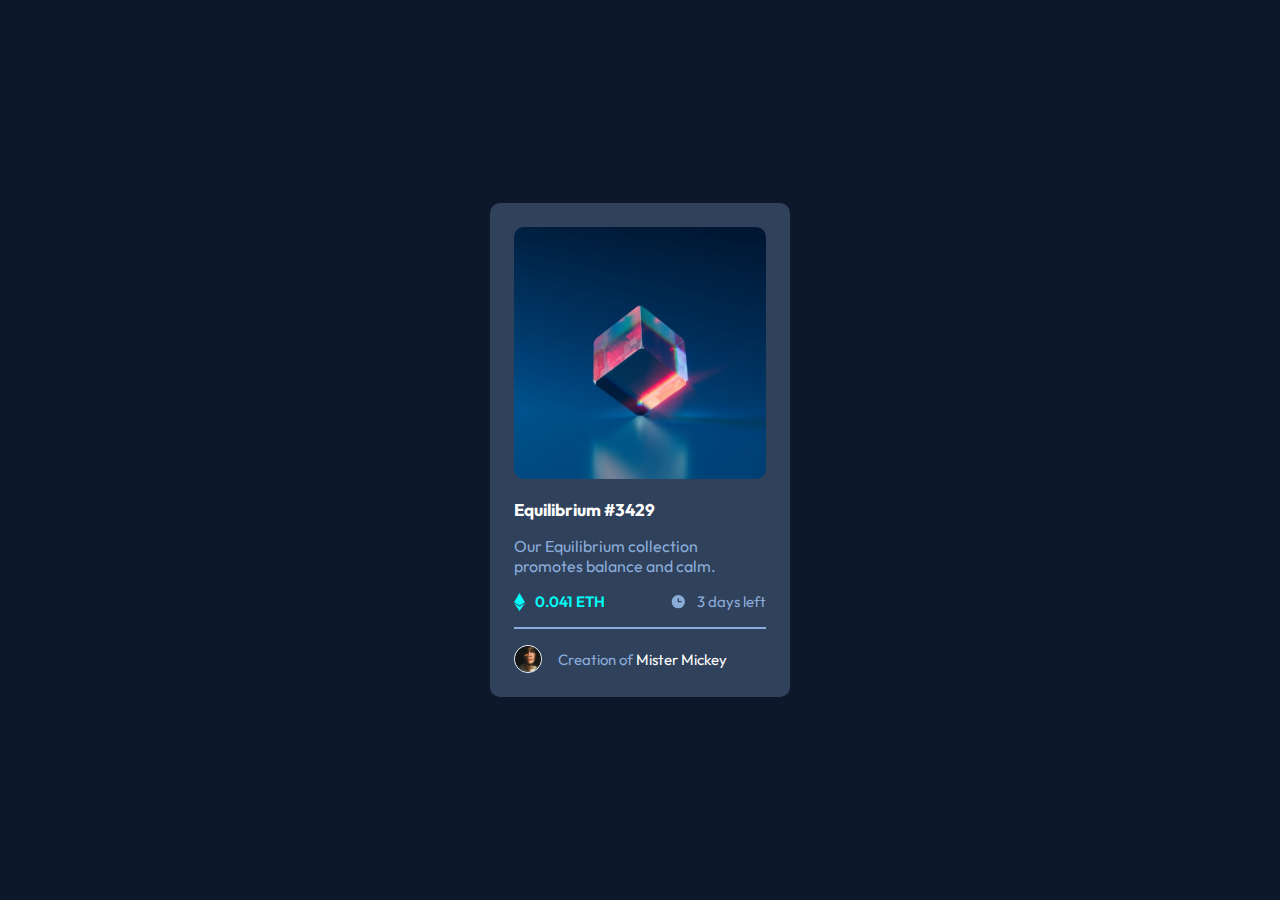
<file: Frontend-Projects/NFTCardComponent/index.html>
<!DOCTYPE html>
<html lang="en">
<head>
  <meta charset="UTF-8">
  <meta name="viewport" content="width=device-width, initial-scale=1.0">  
  <title>NFT preview card component</title>
  <link rel="stylesheet" href="styles.css">
</head>

<body>
  <main>
    <div class="container">
      <figure class="equilibrium">
        <img class="equilibrium" src="images/image-equilibrium.jpg" alt="">
        <figcaption><img src="images/icon-view.svg" alt=""></figcaption>
      </figure>
      <h1>Equilibrium #3429</h1>
      <p class="equilibrium">Our Equilibrium collection promotes balance and calm.</p>
      <div class="ether">
        <div class="price">
          <img src="images/icon-ethereum.svg" alt="etherium-icon">
          <span>0.041 ETH</span>
        </div>
        <div class="days">
          <img src="images/icon-clock.svg" alt="clock-icon">
          <span>3 days left</span>
        </div>
      </div>
      <hr>
      <div class="end">
          <img src="images/image-avatar.png" alt="avatar">
          <p>Creation of <span>Mister Mickey</span></p>
      </div>
    </div>
  </main>
  <footer>
  </footer>
</body>
</html>
</file>
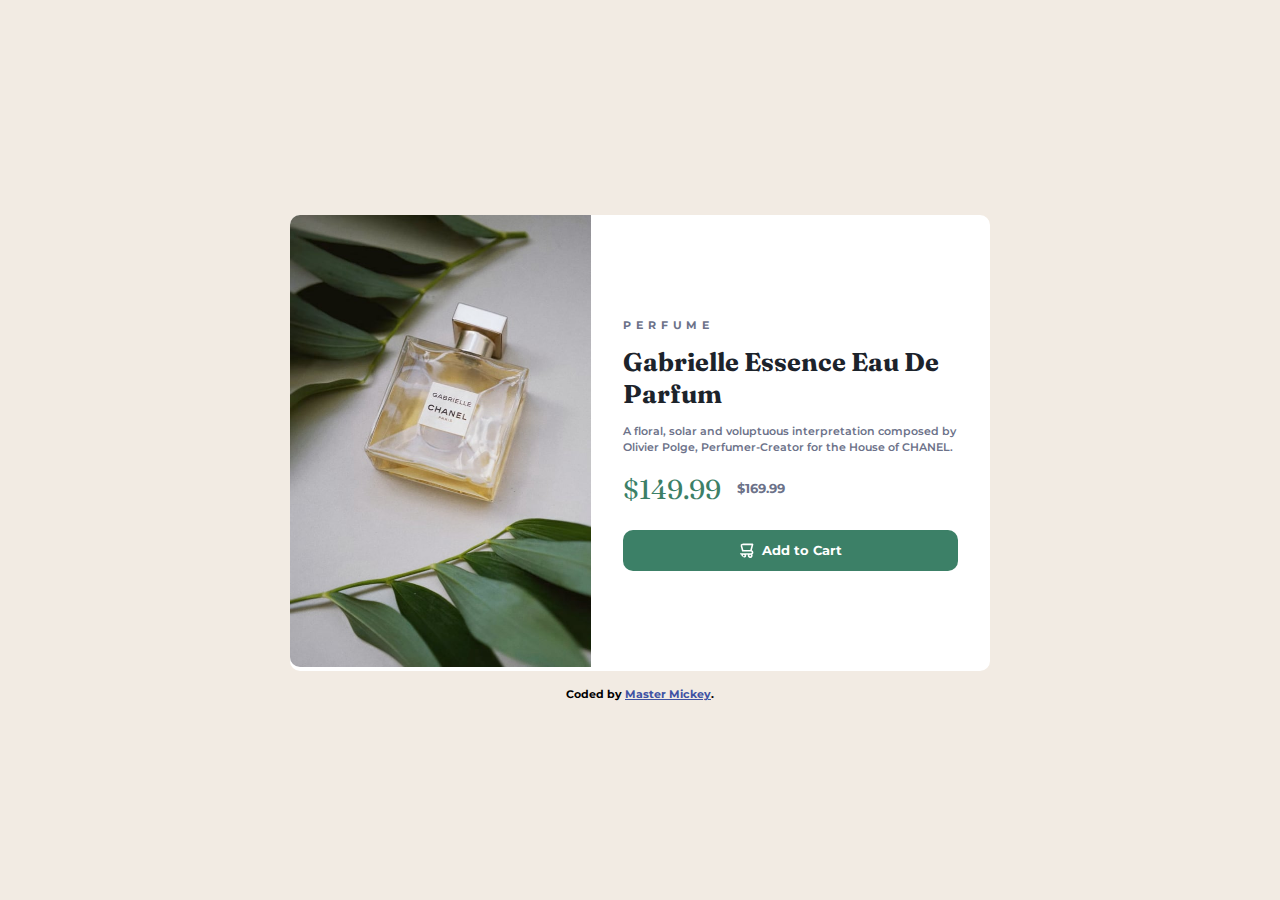
<file: Frontend-Projects/ProductPreviewComponent/index.html>
<!DOCTYPE html>
<html lang="en">

<head>
  <meta charset="UTF-8">
  <meta name="viewport" content="width=device-width, initial-scale=1.0">
  <!-- displays site properly based on user's device -->


  <title>Product preview card component</title>
  <link rel="stylesheet" href="styles.css">
  
  <!-- Feel free to remove these styles or customise in your own stylesheet -->
  <style>
    .attribution {
      font-size: 11px;
      text-align: center;
    }

    .attribution a {
      color: hsl(228, 45%, 44%);
    }
  </style>
</head>

<body>
  <main>
    <div class="container">
      <div class="image">
        <picture>
          <source media="(min-width:700px)" class="desktopImage" srcset="images/image-product-desktop.jpg">
          <img src="images/image-product-mobile.jpg" alt="">
        </picture>
      </div>
      <div class="text">
        <span class="perfume">PERFUME</span>
        <h1>
          Gabrielle Essence Eau De Parfum
        </h1>
        <p>
          A floral, solar and voluptuous interpretation composed by Olivier Polge,
          Perfumer-Creator for the House of CHANEL.
        </p>
        <div class="price">
          <span class="price">$149.99</span>
          <span class="smallPrice">$169.99</span>
        </div>
        <button>
          <img class="cart" src="images/icon-cart.svg" alt="">
          Add to Cart
        </button>
      </div>
    </div>
  </main>
  
  <footer>
    <div class="attribution">
      Coded by <a href="https://app.netlify.com/teams/mistermickey">Master Mickey</a>.
    </div>
  </footer>
  
</body>

</html>
</file>
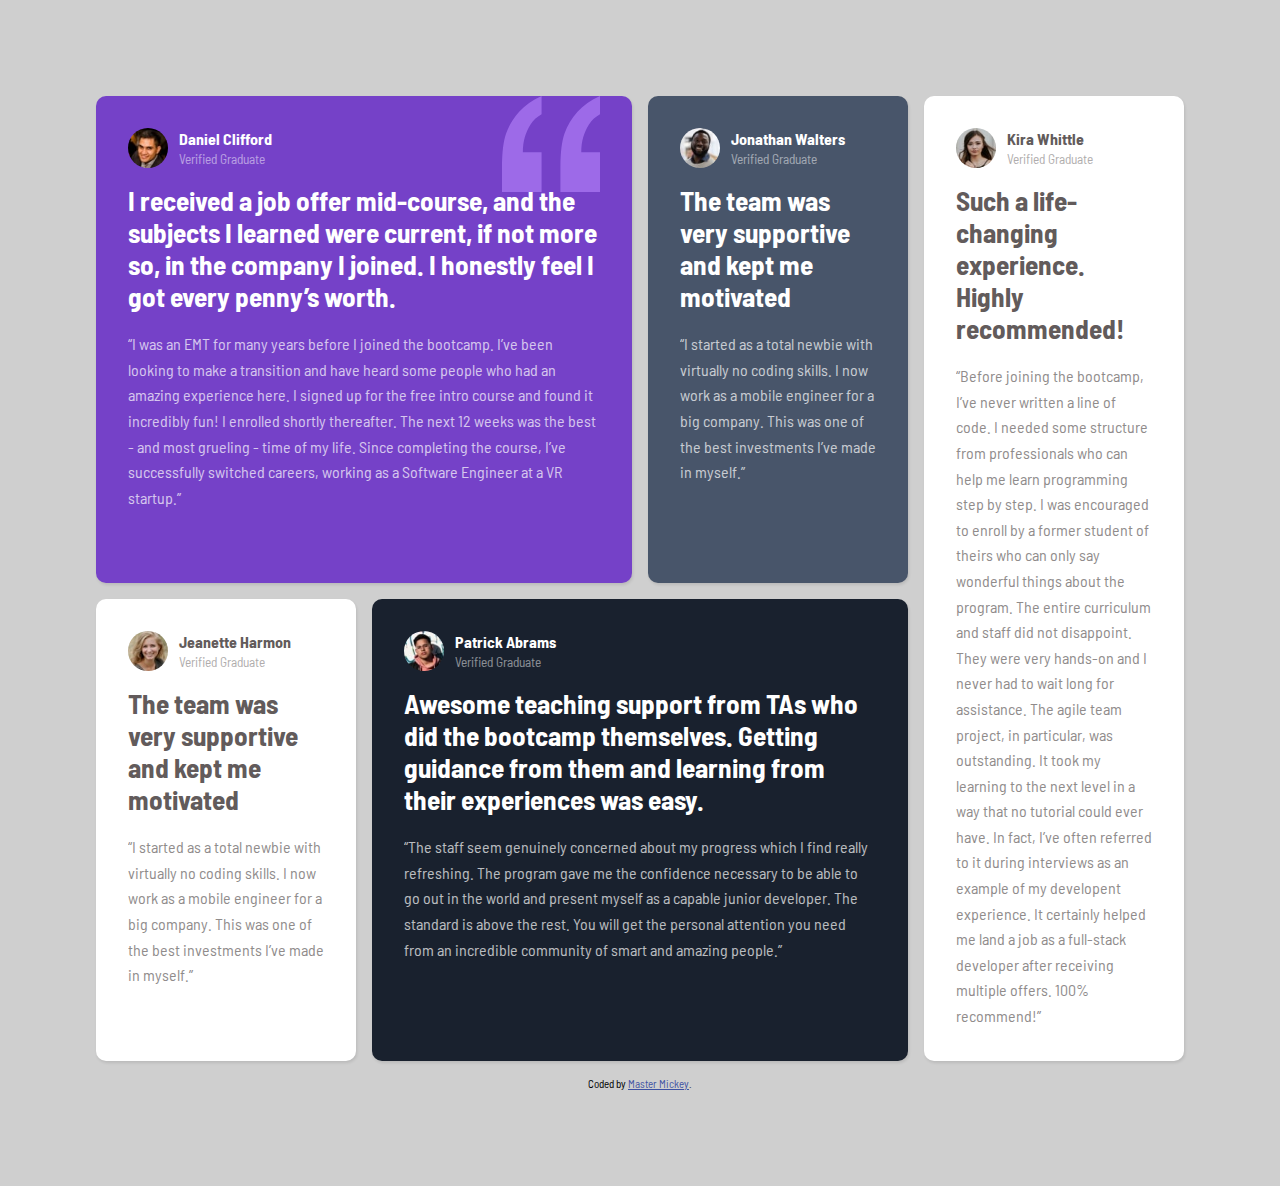
<file: Frontend-Projects/TestimonialGridSection/index.html>
<!DOCTYPE html>
<html lang="en">

<head>
  <meta charset="UTF-8">
  <meta name="viewport" content="width=device-width, initial-scale=1.0">
  <!-- displays site properly based on user's device -->
  <title>Testimonial Grid Section</title>
  <link rel="stylesheet" href="styles.css">
</head>

<body>
  <div class="container">

    <div class="card violet">
      <img class="quote" src="images/bg-pattern-quotation.svg" alt="">
      <div class="image">
        <img src="images/image-daniel.jpg" alt="Photo">
        <div>
          <h4>Daniel Clifford</h4>
          <small>Verified Graduate</small>
        </div>
      </div>
      <h3>I received a job offer mid-course, and the subjects I learned were current, if not more so,
        in the company I joined. I honestly feel I got every penny’s worth.</h3>
      <q>I was an EMT for many years before I joined the bootcamp. I’ve been looking to make a
        transition and have heard some people who had an amazing experience here. I signed up
        for the free intro course and found it incredibly fun! I enrolled shortly thereafter.
        The next 12 weeks was the best - and most grueling - time of my life. Since completing
        the course, I’ve successfully switched careers, working as a Software Engineer at a VR startup.</q>
    </div>


    <div class="card blue">
      <div class="image">
        <img src="images/image-jonathan.jpg" alt="Photo">
        <div>
          <h4>Jonathan Walters</h4>
          <small>Verified Graduate</small>
        </div>
      </div>
      <h3>The team was very supportive and kept me motivated</h3>
      <q>I started as a total newbie with virtually no coding skills. I now work as a mobile engineer
        for a big company. This was one of the best investments I’ve made in myself.</q>
    </div>


    <div class="card white">
      <div class="image">
        <img src="images/image-jeanette.jpg" alt="Photo">
        <div>
          <h4>Jeanette Harmon</h4>
          <small>Verified Graduate</small>
        </div>
      </div>
      <h3>The team was very supportive and kept me motivated</h3>
      <q>I started as a total newbie with virtually no coding skills. I now work as a mobile engineer
        for a big company. This was one of the best investments I’ve made in myself.</q>
    </div>

    <div class="card blackish-blue">
      <div class="image">
        <img src="images/image-patrick.jpg" alt="Photo">
        <div>
          <h4>Patrick Abrams</h4>
          <small>Verified Graduate</small>
        </div>
      </div>
      <h3>Awesome teaching support from TAs who did the bootcamp themselves. Getting guidance from them and
        learning from their experiences was easy.</h3>
      <q>The staff seem genuinely concerned about my progress which I find really refreshing. The program
        gave me the confidence necessary to be able to go out in the world and present myself as a capable
        junior developer. The standard is above the rest. You will get the personal attention you need from
        an incredible community of smart and amazing people.</q>
    </div>


    <div class="card white last">
      <div class="image">
        <img src="images/image-kira.jpg" alt="Photo">
        <div>
          <h4>Kira Whittle</h4>
          <small>Verified Graduate</small>
        </div>
      </div>
      <h3>Such a life-changing experience. Highly recommended!</h3>
      <q>Before joining the bootcamp, I’ve never written a line of code. I needed some structure from
        professionals who can help me learn programming step by step. I was encouraged to enroll by a former
        student of theirs who can only say wonderful things about the program. The entire curriculum and staff
        did not disappoint. They were very hands-on and I never had to wait long for assistance. The agile team
        project, in particular, was outstanding. It took my learning to the next level in a way that no tutorial
        could ever have. In fact, I’ve often referred to it during interviews as an example of my developent
        experience. It certainly helped me land a job as a full-stack developer after receiving multiple offers.
        100% recommend!</q>
    </div>
  </div>
  <div class="attribution">
    Coded by <a href="https://github.com/MisterMickey">Master Mickey</a>.
  </div>
  </div>
</body>

</html>
</file>
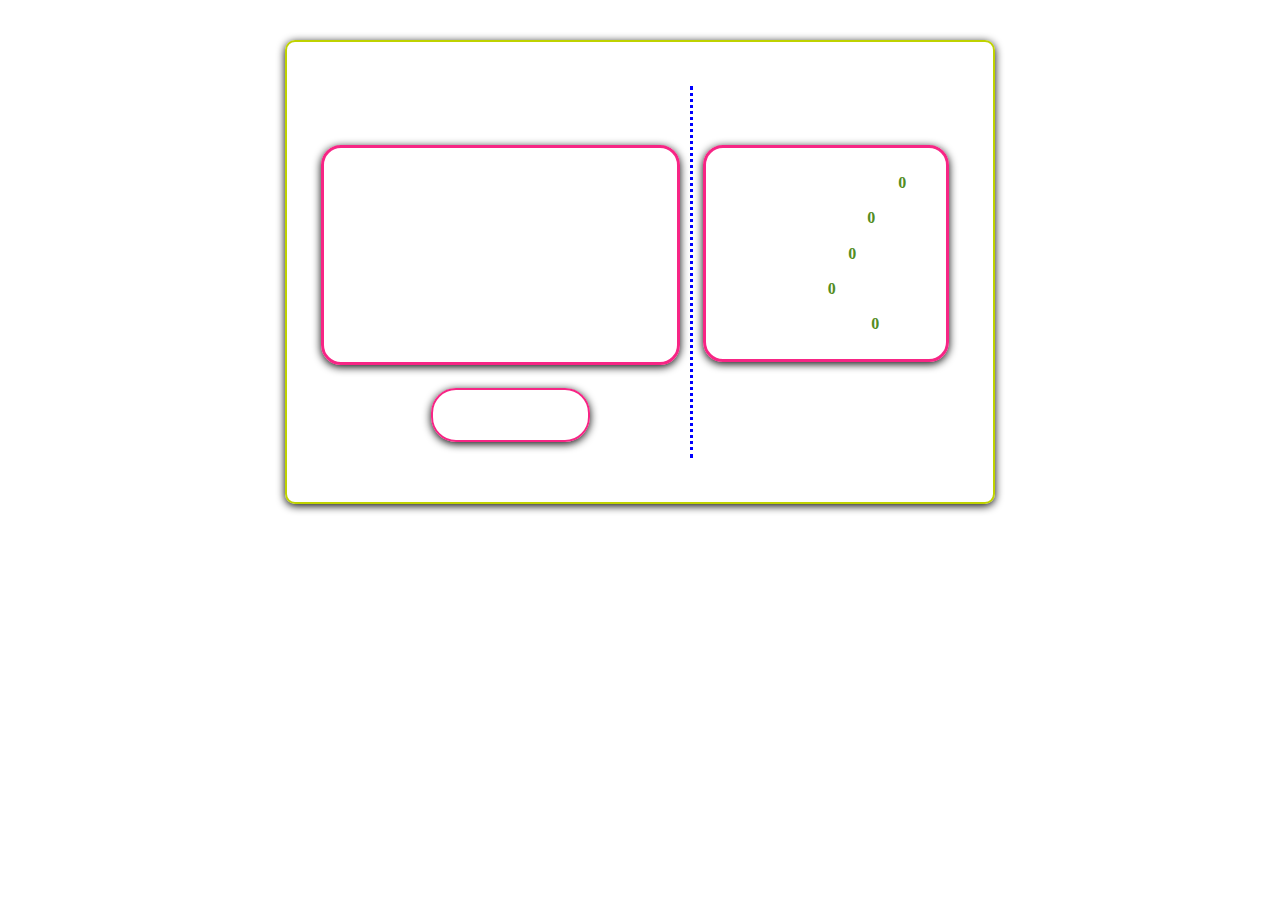
<file: Frontend-Projects/Text Analyzer/index.html>
<!DOCTYPE html>
<html lang="en">
 <head>
  <meta charset="UTF-8" />
  <meta http-equiv="X-UA-Compatible" content="IE=edge" />
  <meta name="viewport" content="width=device-width, initial-scale=1.0" />
  <title>Text Analyzer</title>
  <link rel="stylesheet" href="style.css" />
 </head>
 <body>
  <div class="container">
   <div class="container-content">
    <div class="text-entry">
     <h2>Text Analyzer</h2>
     <textarea
      name=""
      id="textarea"
      cols="30"
      rows="10"
      placeholder="Type or Paste your text here ..."
     ></textarea>
     <button type="button" id="process-btn">Process Text</button>
    </div>

    <div class="text-info">
     <h2>Text Analysis</h2>
     <ul class="text-info-list">
      <li>
       <p>Character Count:</p>
       <span id="char">0</span>
      </li>
      <li>
       <p>Word Count:</p>
       <span id="word">0</span>
      </li>
      <li>
       <p>Sentences:</p>
       <span id="sentences">0</span>
      </li>
      <li>
       <p>Spaces:</p>
       <span id="spaces">0</span>
      </li>
      <li>
       <p>Punctuations:</p>
       <span id="punctuations">0</span>
      </li>
     </ul>
    </div>
   </div>
  </div>

  <script src="script.js"></script>
 </body>
</html>
</file>
<file: Frontend-Projects/NFTCardComponent/styles.css>
@import url('https://fonts.googleapis.com/css2?family=Outfit:wght@300;400;600&display=swap');

*{
    margin: 0;
    padding: 0;
    box-sizing: border-box;
}

:root{
    --Soft-blue: hsl(215, 51%, 70%);
    --Cyan: hsl(178, 100%, 50%);
    --Very-dark-blue : hsl(216, 50%, 16%);
    --Very-dark-blue : hsl(215, 32%, 27%);
    --White: hsl(0, 0%, 100%);
}

body{
    font-size: 18x;
    background-color: hsl(217, 54%, 11%);
    margin: 0 1rem;
    height: 100vh;
    display: flex;
    flex-direction: column;
    align-items: center;
    justify-content: center;
    font-family: 'Outfit';
}

.container{
    background-color: var(--Very-dark-blue);
    border-radius: .625rem;
    margin: 1rem;
    padding: 1.5rem;
}

figure{
    position: relative;
    width: 100%;
    height: 100%;
}

figure:hover > figcaption{
    opacity: .5;
    cursor: pointer;
}

figcaption{
    background-color: var(--Cyan);
    width: 252px;
    height: 252px;
    position: absolute;
    left: 0;
    top: 0;
    border-radius: .625rem;
    display: flex;
    align-items: center;
    justify-content: center;
    color: var(--White);
    opacity: 0;
}

figcaption img{
    width: 15%;
    opacity: 1;
}

img.equilibrium{
    width: 100%;    
    border-radius: .625rem;
}

div.equilibrium:hover{
    background: var(--Cyan);
}

h1{
    font-size: 17px;
    color: var(--White);
    margin: 1rem 0;
}

h1:hover{
    color: var(--Cyan);
    cursor: pointer;
}

p.equilibrium{
    color: var(--Soft-blue);
    margin-bottom: 1rem;
}

div.ether{
    display: flex;
    justify-content: space-between;
    margin-bottom: 1rem;
    font-size: 15px;
}

.price{
    display: flex;
    justify-content: center;
    align-items: center;
    color: var(--Cyan);
    font-weight: 600;

}

.price img{
    margin-right: .6rem;
}

.days{
    display: flex;
    justify-content: center;
    align-items: center;
    color: var(--Soft-blue);
}

.days span{
    margin-left: .6rem;
}

hr{
    color: var(--Soft-blue);
    border: 1px solid;
    margin-bottom: 1rem;
}

.end{
    display: flex;
    align-items: center;
    margin-top: .2rem;
    font-size: 15px;
}

.end img{
    width: 11%;
    border: 1px solid hsl(0, 0%, 100%);
    border-radius: 50%;
}

.end p{
    margin-left: 1rem;
    color: var(--Soft-blue);
}

.end p span{
    color: var(--White);
}

.end p span:hover{
    color: var(--Cyan);
    cursor: pointer;
}


@media screen and (max-width:600px){
    .container{
        max-width: 375px;
    }
}

@media screen and (min-width:600px){
    .container{
        max-width: 300px;
    }
}
</file>
<file: Frontend-Projects/ProductPreviewComponent/styles.css>
@import url('https://fonts.googleapis.com/css2?family=Fraunces:opsz,wght@9..144,700&family=Montserrat:wght@400;700&display=swap');

:root{
    --dark-cyan: hsl(158, 36%, 37%);
    --cream: hsl(30, 38%, 92%);
    --very-dark-blue:hsl(212, 21%, 14%);
    --dark-grayish-blue:hsl(228, 12%, 48%);
    --white:hsl(0, 0%, 100%);
}
*{
    margin: 0;
    padding: 0;
}
body{
    background-color: var(--cream);
    height: 100vh;
    display: flex;
    flex-direction: column;
    justify-content: center;
    align-items: center;
}

picture{
    max-width: 100%;
}
img{
    max-width: 100%;
    border-top-left-radius: .625rem;
    border-top-right-radius: .625rem;
}

h1{
    font-family: 'Fraunces',sans-serif;
    color: var(--very-dark-blue);
    margin: .8rem 0;
    font-size: 1.6rem;
}

p{
    font-size: 11px;
    font-family: 'Montserrat', sans-serif;
    color: var(--dark-grayish-blue);
    font-weight: 600;
    margin: .5rem 0 1rem;
    line-height: 1.5;
}

button{
    display: flex;
    align-items: center;
    justify-content: center;
    padding: .8rem;
    background-color: var(--dark-cyan);
    border-radius: .625rem;
    border: 1px var(--dark-cyan);
    color: var(--white);
    font-family: 'Montserrat';
    font-weight: 700;
    min-width: 100%;
}

button:hover{
    cursor: pointer;
    background-color: hsl(157, 18%, 45%);
}


.container{
    background-color: var(--white);
    border-radius: .625rem;
    display: flex;
    /* flex-direction: column; */
    justify-content: center;
    align-items: center;
    margin: 1rem;
}

div.text{
    padding: 1.5rem 2rem;
}

.perfume{
    letter-spacing: .3rem;
    font-size: 70%;
    font-family: 'Montserrat', sans-serif;
    color: var(--dark-grayish-blue);
    font-weight: 700;
}

div.price{
    display: flex;
    align-items: center;
    margin-bottom: 1.5rem;
}

span.price{
    font-family: 'Fraunces', sans-serif;
    color: var(--dark-cyan);
    font-size: 1.7rem;
}

.smallPrice{
    font-family: 'Montserrat', sans-serif;
    color: var(--dark-grayish-blue);
    font-size: .8rem;
    font-weight: 700;
    margin-left: 1rem;
}

img.cart{
    margin-right: .5rem;
}

.attribution{
    font-size: .6rem;
    font-weight: 700;
    font-family: 'Montserrat';
}

@media screen and (max-width:700px) {
    .container{
        max-width: 500px;
        flex-direction: column;
    }
}

@media screen and (min-width:700px){
    .container{
        max-width: 700px;
    }   
    img{
        border-bottom-left-radius: .625rem;
        border-top-right-radius: 0;
    }
}
</file>
<file: Frontend-Projects/TestimonialGridSection/styles.css>
@import url('https://fonts.googleapis.com/css2?family=Barlow+Semi+Condensed:wght@500;600&display=swap');

* {
    margin: 0;
    padding: 0;
    box-sizing: border-box;
}

body {
    background-color: hsl(0, 0%, 81%);    margin: 1rem;
    font-family: 'Barlow Semi Condensed';
}

.container {
    display: grid;
    gap: 1rem;
    grid-template-columns: 1fr;
    margin-bottom: 1rem;
}

.card {
    color: hsl(0, 0%, 100%);
    padding: 2rem;
    border-radius: .625rem;
    position: relative;
    box-shadow: 1px 2px 3px rgba(0,0,0,.1);
}

.violet {
    background-color: hsl(263, 55%, 52%);
}

.blue {
    background-color: hsl(217, 19%, 35%);
}

.blackish-blue {
    background-color: hsl(219, 29%, 14%);
}

.white {
    background-color: hsl(0, 0%, 100%);
    color: hsl(0, 4%, 37%);
}

img.quote {
    position: absolute;
    top: 0;
    right: 2rem;
    height: 6rem;
    opacity: .8;
}

.card .image {
    display: flex;
    align-items: center;
}

.card .image small {
    opacity: 50%;
}

q {
    opacity: 70%;
    line-height: 1.6;
}

.card .image img {
    width: 40px;
    border-radius: 50%;
    margin-right: .7rem;
}

.card h3 {
    margin: 1rem 0 1.2rem;
    z-index: 5;
    font-size: 1.7rem;
}


.attribution {
    font-size: 11px;
    text-align: center;
    margin-top: 1rem;
}

.attribution a {
    color: hsl(228, 45%, 44%);
}

//Responsiveness
@media screen and (min-width: 740px) {
    .container {
        grid-template-columns: repeat(2, 1fr);
    }
}

@media screen and (min-width: 1080px) {
    body{
        margin: 6rem;
        
    }
    .container {
        grid-template-columns: repeat(4, 1fr);
        margin: auto;
    }

    .violet {
        grid-column: 1/3;
    }

    .last {
        grid-column: 4;
        grid-row: 1/3;
    }

    .blackish-blue{
        grid-column: 2/4;
    }
}
</file>
<file: Frontend-Projects/Text Analyzer/style.css>
* {
    padding: 0;
    margin: 0;
    box-sizing: border-box;
  }
  
  body {
    line-height: 1.4;
    width: 100%;
    display: flex;
    justify-content: center;
    background: url("https://i.pinimg.com/originals/fb/2f/42/fb2f42619c64a29927ad64cd72dafe51.gif");
    background-repeat: no-repeat;
    background-size: cover;
    background-attachment: fixed;
  }
  
  .container {
    margin-top: 40px;
    border-radius: 10px;
    padding: 44px;
    border: 2px solid #bfd200;
    box-shadow: 0px 2px 8px rgba(10, 10, 10, 10);
  }
  
  .container-content {
    display: flex;
    gap: 10px;
  }
  
  .text-entry {
    border-right: 3px dotted blue;
  }
  h2 {
    font-family: monospace;
    padding: 1rem 0;
    text-align: center;
    letter-spacing: 2px;
    color: white;
  }
  
  textarea {
    width: 100%;
    border-radius: 20px;
    line-height: 1.5;
    resize: none;
    outline: none;
    padding: 1.5rem;
    font-size: 1rem;
    border: 3px solid #f72585;
    background: none;
    height: 220px;
    margin-left: -10px;
    color: white;
    box-shadow: 0px 2px 8px rgba(10, 10, 10, 10);
  }
  
  textarea::placeholder {
    color: white;
  }
  
  #process-btn {
    display: block;
    background: none;
    border: none;
    margin: 1rem auto;
    padding: 1rem 2rem;
    cursor: pointer;
    border: 2px solid #f72585;
    border-radius: 25px;
    font-size: 1rem;
    transition: 0.5s ease-in-out;
    color: white;
    box-shadow: 0px 2px 8px rgba(10, 10, 10, 10);
  }
  
  #process-btn:hover {
    background-color: #ef476f;
  }
  
  .text-info-list {
    list-style: none;
    border: 3px solid #f72585;
    border-radius: 20px;
    padding: 1rem 1.5rem;
    box-shadow: 0px 2px 8px rgba(10, 10, 10, 10);
  }
  
  li {
    display: flex;
    margin: 0.2rem 0;
    padding: 0.2rem 0;
    align-items: center;
  }
  
  li p {
    padding-right: 0.5rem;
    font-weight: 700;
    color: white;
  }
  
  li span {
    font-weight: 700;
    background: white;
    border-radius: 25px;
    margin-left: 1.4rem;
    padding: 0.1rem 1rem;
    color: #538d22;
  }
  
  @media screen and (max-width: 760px) {
    .container {
      border: none;
    }
  
    .container-content {
      display: flex;
      flex-wrap: wrap;
      gap: 5px;
    }
    .text-entry {
      border-right: none;
      border-bottom: 3px dotted blue;
    }
  }
</file>
